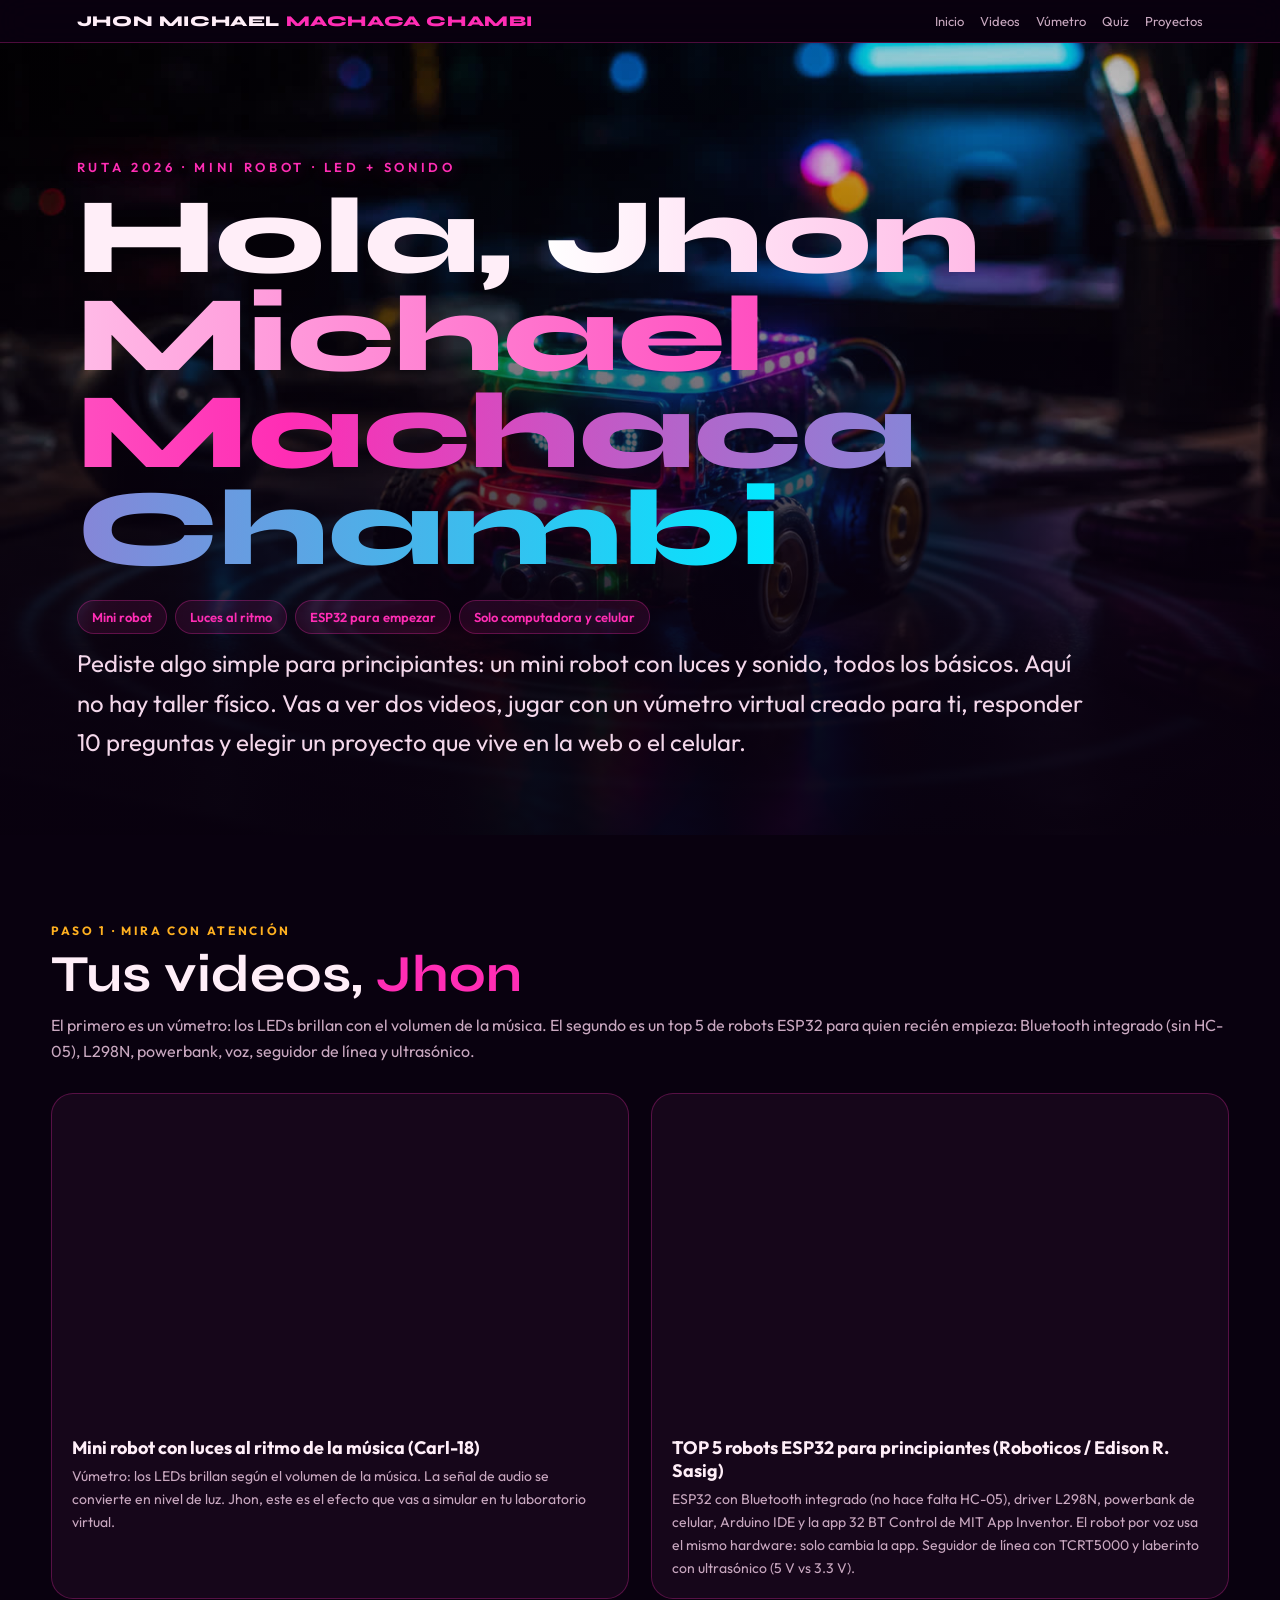
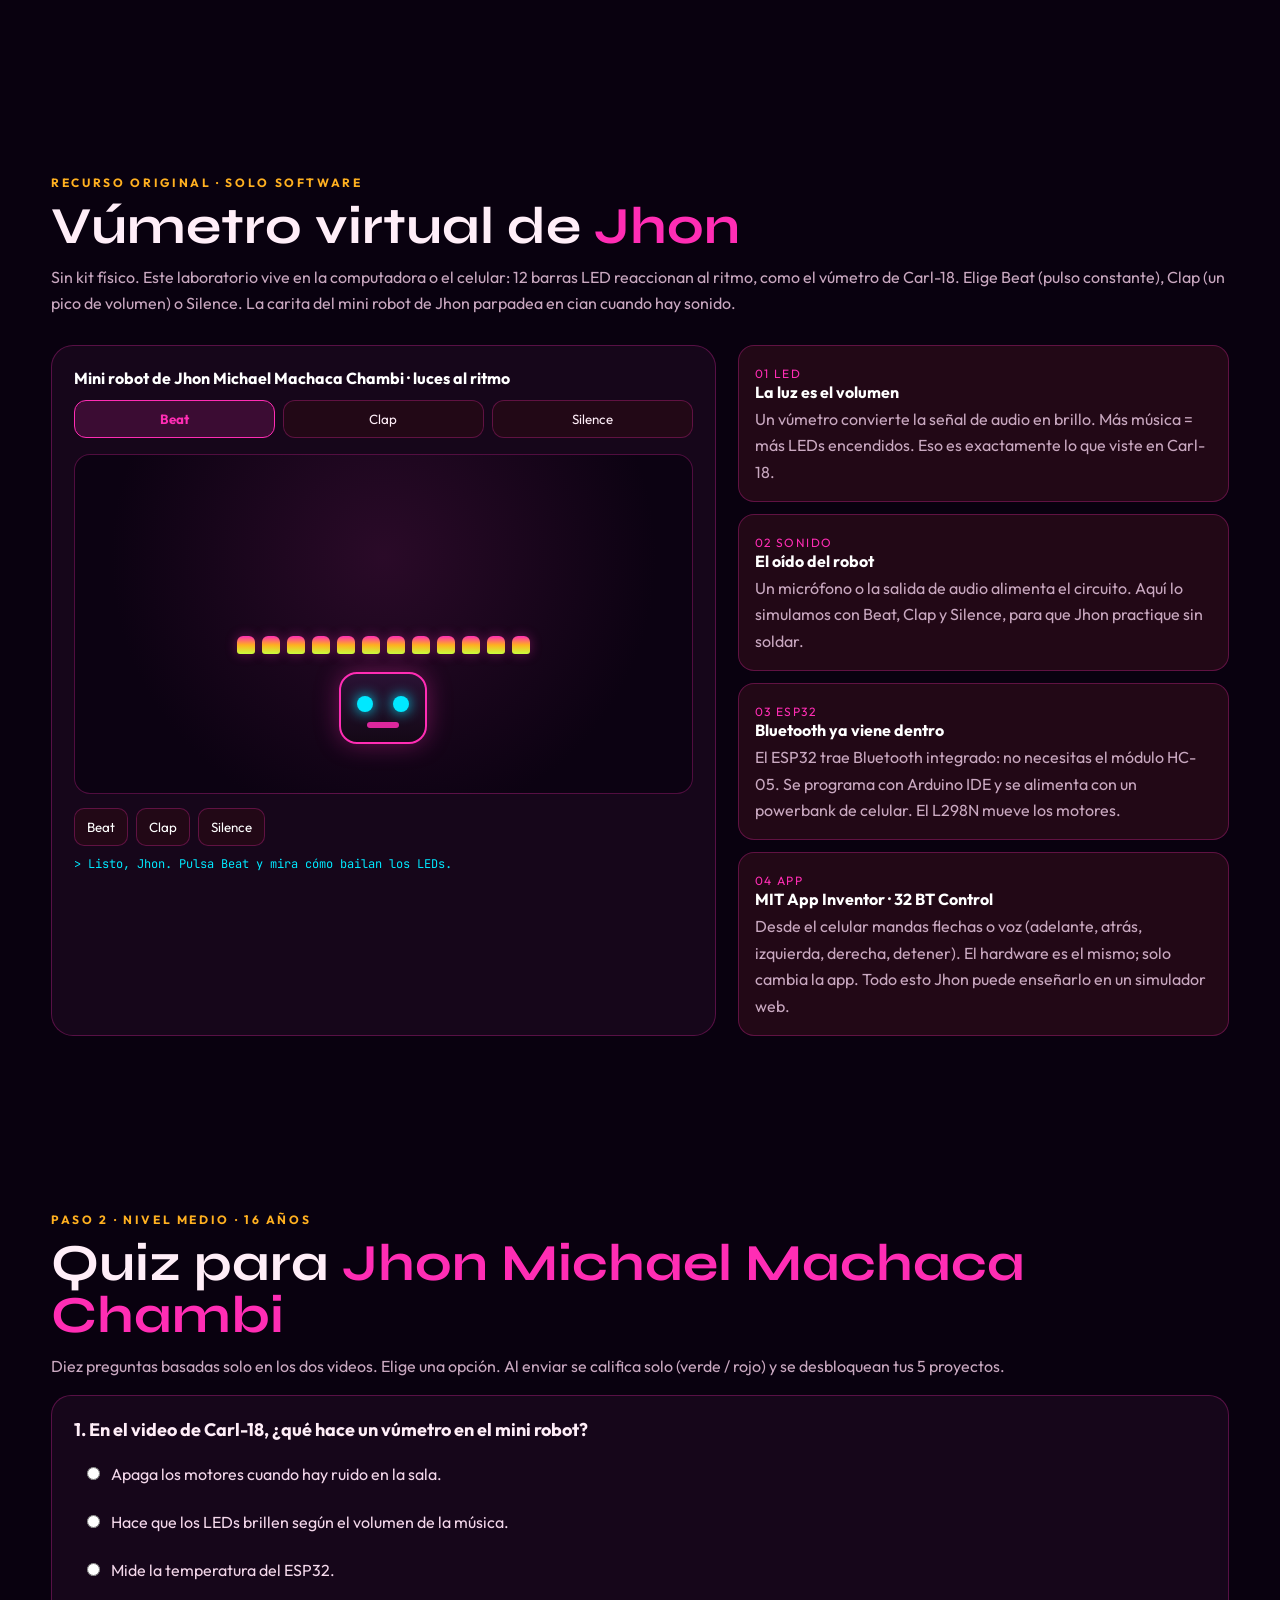
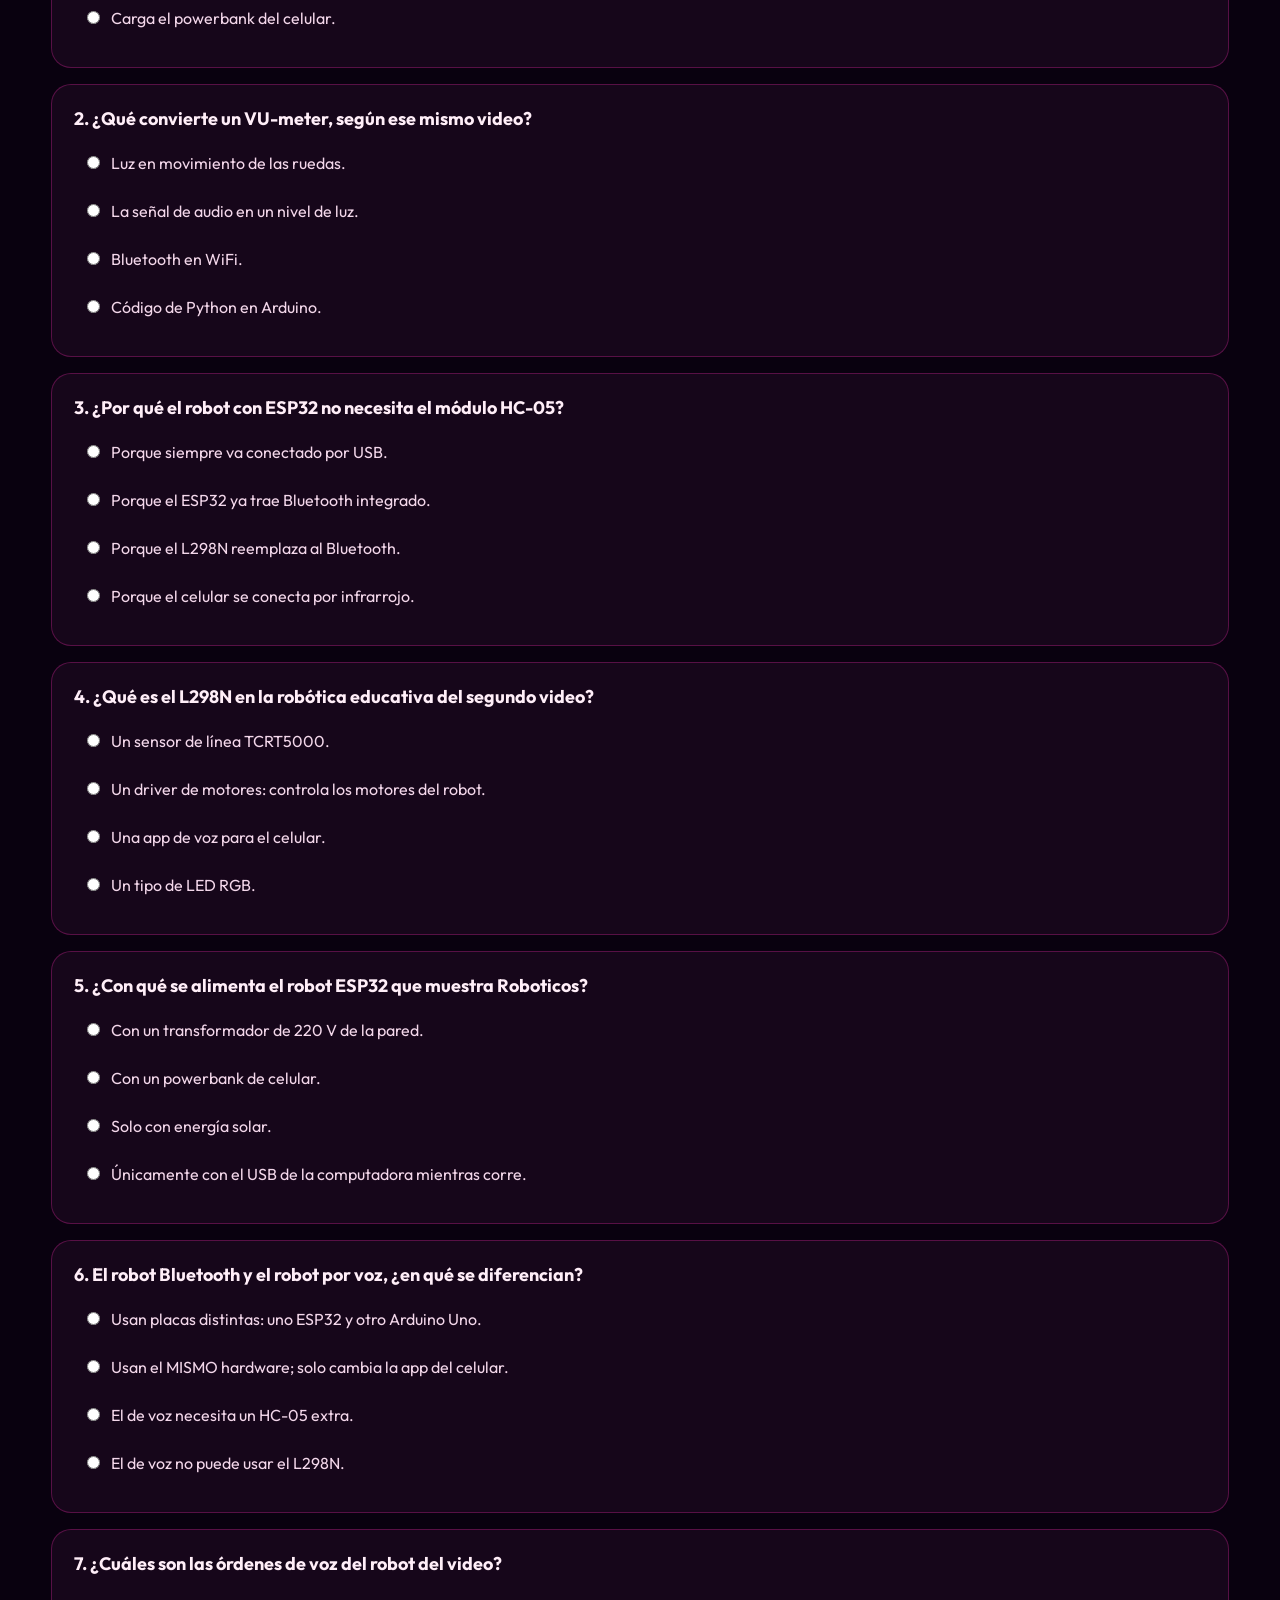
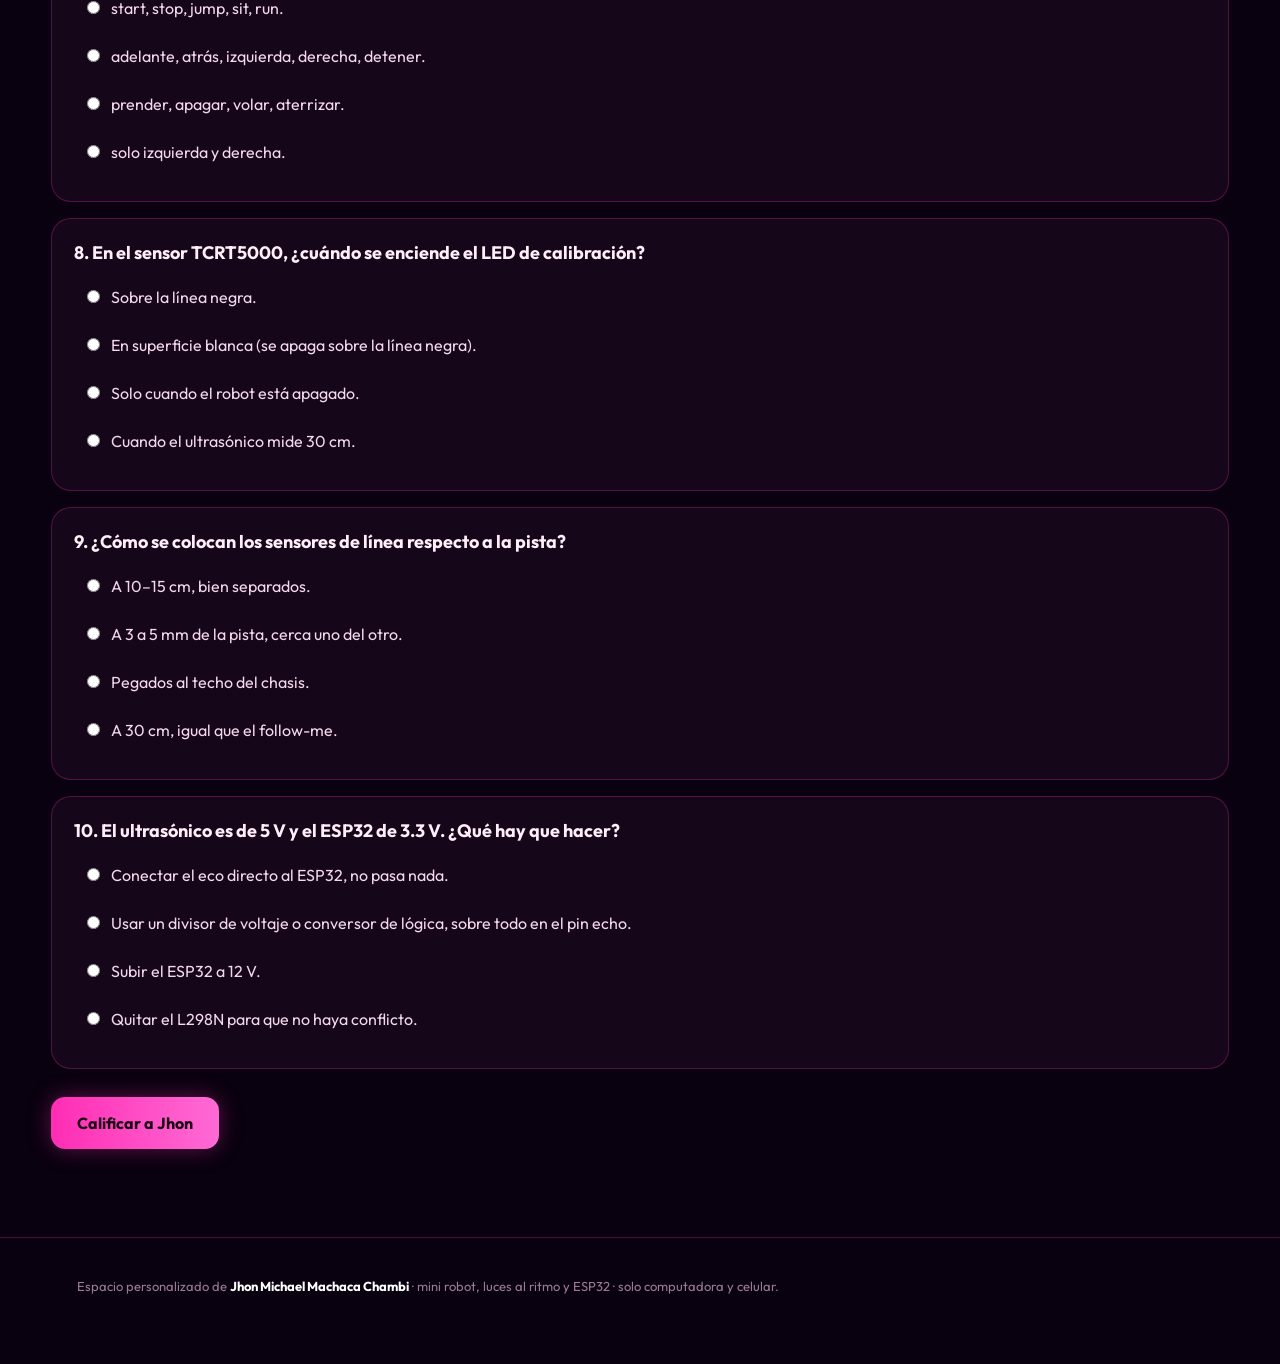
<file: index.html>
<!DOCTYPE html>
<html lang="es">
<head>
<meta charset="UTF-8" />
<meta name="viewport" content="width=device-width, initial-scale=1" />
<title>Jhon Michael Machaca Chambi · Mini robot LED</title>
<link rel="preconnect" href="https://fonts.googleapis.com" />
<link rel="preconnect" href="https://fonts.gstatic.com" crossorigin />
<link href="https://fonts.googleapis.com/css2?family=Syne:wght@700;800&family=Outfit:wght@300;400;500;600;700&family=JetBrains+Mono:wght@400;600&display=swap" rel="stylesheet" />
<style>
:root{
  --bg:#09010f; --card:#16061a; --line:rgba(255,45,180,.28);
  --mag:#ff2db4; --cyan:#00e8ff; --amber:#ffb020; --lime:#c8ff3d;
  --txt:#ffeef8; --muted:#c9a8c0; --ok:#32f08c; --bad:#ff4d6d;
  --pur:#1a0520;
}
*{box-sizing:border-box;margin:0;padding:0}
html,body{background:var(--bg);color:var(--txt);font-family:Outfit,system-ui,sans-serif;min-height:100%}
body{overflow-x:hidden}
img{max-width:100%;display:block}
button,input{font-family:inherit}
a{color:var(--cyan)}

#gate{position:fixed;inset:0;z-index:80;display:grid;place-items:center;
  background:#09010f url("img/hero.jpg") center/cover no-repeat;}
#gate::before{content:"";position:absolute;inset:0;background:
  linear-gradient(180deg,rgba(9,1,15,.5),rgba(18,2,28,.94) 72%)}
.gate-box{position:relative;z-index:1;text-align:center;padding:32px 28px;max-width:980px;width:92%}
.kicker{letter-spacing:.28em;text-transform:uppercase;color:var(--mag);font-size:13px;font-weight:600;margin-bottom:14px;
  text-shadow:0 0 18px rgba(255,45,180,.45)}
.mega{font-family:Syne,sans-serif;font-weight:800;line-height:.9;font-size:clamp(40px,8.4vw,96px);
  background:linear-gradient(180deg,#fff 12%,var(--mag) 70%,var(--cyan));
  -webkit-background-clip:text;background-clip:text;color:transparent;
  filter:drop-shadow(0 0 28px rgba(255,45,180,.35))}
.sub{margin:18px auto 28px;color:var(--muted);font-size:18px;max-width:560px}
.login-row{display:flex;gap:10px;justify-content:center;flex-wrap:wrap}
.login-row input{background:rgba(22,6,26,.86);border:1px solid var(--line);color:#fff;font-size:22px;
  letter-spacing:.4em;text-align:center;padding:16px 18px;border-radius:14px;width:220px;outline:none}
.login-row input:focus{border-color:var(--mag);box-shadow:0 0 0 4px rgba(255,45,180,.22)}
.btn{background:linear-gradient(90deg,var(--mag),#ff6ad5);color:#1a0414;border:0;font-weight:700;
  padding:16px 26px;border-radius:14px;cursor:pointer;font-size:16px;box-shadow:0 0 22px rgba(255,45,180,.35)}
.btn:hover{filter:brightness(1.08)}
.btn.ghost{background:transparent;color:var(--mag);border:1px solid var(--line);box-shadow:none}
.err{color:var(--bad);min-height:22px;margin-top:12px;font-weight:600}
.hint{margin-top:18px;color:#9a7a94;font-size:13px}

#app{display:block}
.top{position:sticky;top:0;z-index:20;backdrop-filter:blur(16px);
  background:rgba(9,1,15,.78);border-bottom:1px solid var(--line);
  display:flex;align-items:center;justify-content:space-between;padding:12px 6vw;gap:12px}
.brand{font-family:Syne,sans-serif;font-weight:800;font-size:15px;letter-spacing:.04em}
.brand span{color:var(--mag)}
nav{display:flex;gap:16px;flex-wrap:wrap;font-size:13px}
nav a{color:var(--muted);text-decoration:none}
nav a:hover{color:var(--cyan)}
.wrap{width:min(1180px,92vw);margin:0 auto}

.hero{position:relative;min-height:88vh;display:grid;align-items:end;
  background:#09010f url("img/hero.jpg") center/cover no-repeat}
.hero::after{content:"";position:absolute;inset:0;background:
  linear-gradient(180deg,rgba(9,1,15,.18) 8%,rgba(9,1,15,.94) 80%)}
.hero-inner{position:relative;z-index:1;padding:8vh 6vw 8vh}
.hero h1{font-family:Syne,sans-serif;font-weight:800;font-size:clamp(42px,9vw,108px);line-height:.9;max-width:18ch}
.hero h1 em{font-style:normal;background:linear-gradient(90deg,#fff,var(--mag),var(--cyan));
  -webkit-background-clip:text;background-clip:text;color:transparent}
.chips{display:flex;gap:8px;flex-wrap:wrap;margin:22px 0 10px}
.chip{border:1px solid var(--line);background:rgba(255,45,180,.1);color:var(--mag);
  padding:8px 14px;border-radius:999px;font-size:13px;font-weight:600}
.lead{font-size:clamp(18px,2.2vw,24px);color:#f3d7ea;max-width:64ch;margin-top:10px}

section{padding:88px 0}
h2{font-family:Syne,sans-serif;font-size:clamp(28px,5vw,52px);line-height:1;margin-bottom:12px}
h2 b{color:var(--mag)}
.sec-k{color:var(--amber);letter-spacing:.22em;text-transform:uppercase;font-size:12px;font-weight:700;margin-bottom:10px}
p{color:var(--muted);line-height:1.65}

.videos{display:grid;grid-template-columns:1fr 1fr;gap:22px;margin-top:28px}
@media (max-width:860px){.videos{grid-template-columns:1fr}}
.vcard{background:var(--card);border:1px solid var(--line);border-radius:22px;overflow:hidden}
.vcard iframe{width:100%;aspect-ratio:16/9;border:0;display:block}
.vcard .meta{padding:18px 20px}
.vcard h3{font-size:18px;margin-bottom:6px}
.vcard p{font-size:14px}

.lab{display:grid;grid-template-columns:1.15fr .85fr;gap:22px;margin-top:28px}
@media (max-width:900px){.lab{grid-template-columns:1fr}}
.panel{background:var(--card);border:1px solid var(--line);border-radius:22px;padding:22px}
.modes{display:flex;gap:8px;margin:12px 0 16px}
.modes button{flex:1;padding:10px;border-radius:12px;border:1px solid var(--line);background:#220816;color:var(--txt);cursor:pointer}
.modes button.on{background:rgba(255,45,180,.16);border-color:var(--mag);color:var(--mag);font-weight:700}
.arena{position:relative;height:340px;border-radius:16px;background:
  radial-gradient(circle at 50% 30%,#2a0a28,#0c0212 70%);border:1px solid var(--line);overflow:hidden;
  display:flex;flex-direction:column;align-items:center;justify-content:center;gap:18px;padding:16px}
.vu{display:flex;align-items:flex-end;gap:7px;height:150px}
.bar{width:18px;border-radius:6px 6px 3px 3px;background:linear-gradient(180deg,var(--mag),var(--amber),var(--lime));
  box-shadow:0 0 12px rgba(255,45,180,.35);height:12%;transition:height .08s linear}
.face{width:88px;height:72px;border-radius:18px;background:linear-gradient(180deg,#2a1234,#140816);
  border:2px solid var(--mag);position:relative;box-shadow:0 0 24px rgba(255,45,180,.35)}
.eye{position:absolute;top:22px;width:16px;height:16px;border-radius:50%;background:var(--cyan);
  box-shadow:0 0 14px var(--cyan)}
.eye.l{left:16px}.eye.r{right:16px}
.mouth{position:absolute;bottom:14px;left:26px;right:26px;height:6px;border-radius:6px;background:var(--mag);opacity:.85}
.face.pulse .eye{animation:blink 0.6s ease-in-out infinite}
@keyframes blink{0%,100%{transform:scale(1);opacity:1}50%{transform:scale(1.35);opacity:.7}}
.cmds{display:flex;gap:8px;flex-wrap:wrap;margin-top:14px}
.cmds button{background:#220816;border:1px solid var(--line);color:#fff;padding:10px 12px;border-radius:10px;cursor:pointer}
.log{font-family:"JetBrains Mono",monospace;font-size:12px;color:var(--cyan);min-height:44px;margin-top:10px}
.pillars{display:grid;gap:12px}
.pillar{padding:16px;border-radius:16px;background:#220816;border:1px solid var(--line)}
.pillar strong{display:block;color:#fff;font-size:16px;margin-bottom:4px}
.pillar span{color:var(--mag);font-size:12px;letter-spacing:.12em;text-transform:uppercase}

.q{background:var(--card);border:1px solid var(--line);border-radius:20px;padding:22px;margin:16px 0}
.q h3{font-size:18px;margin-bottom:12px}
.opts label{display:block;padding:10px 12px;border-radius:12px;border:1px solid transparent;margin:6px 0;cursor:pointer;color:#f3d7ea}
.opts label:hover{background:#220816}
.opts input{margin-right:8px}
.q.ok{border-color:var(--ok)}
.q.bad{border-color:var(--bad)}
.scorebox{display:none;margin-top:24px;padding:28px;border-radius:24px;
  background:linear-gradient(180deg,#220816,#16061a);border:1px solid var(--mag);text-align:center}
.scorebox .big{font-family:Syne,sans-serif;font-size:clamp(48px,10vw,96px);color:var(--mag)}

#proyectos{display:none}
.grid5{display:grid;grid-template-columns:repeat(auto-fit,minmax(280px,1fr));gap:20px;margin-top:28px}
.pcard{background:var(--card);border:1px solid var(--line);border-radius:22px;overflow:hidden;display:flex;flex-direction:column}
.pcard img{width:100%;height:180px;object-fit:cover}
.pcard .body{padding:18px 18px 20px;flex:1;display:flex;flex-direction:column}
.pcard h3{font-size:20px;margin:6px 0 8px}
.pcard p{font-size:14px;flex:1}
.pick{margin-top:14px}
.picked{outline:2px solid var(--mag);box-shadow:0 0 0 6px rgba(255,45,180,.16)}
#eleccion{display:none;margin-top:28px;padding:28px;border-radius:22px;border:1px solid var(--amber);background:#1a1208}
footer{padding:40px 6vw 70px;color:#9a7a94;font-size:13px;border-top:1px solid var(--line)}
</style>
</head>
<body>

<div id="app">
  <div class="top">
    <div class="brand">JHON MICHAEL <span>MACHACA CHAMBI</span></div>
    <nav>
      <a href="#inicio">Inicio</a>
      <a href="#videos">Videos</a>
      <a href="#recurso">Vúmetro</a>
      <a href="#quiz">Quiz</a>
      <a href="#proyectos">Proyectos</a>
    </nav>
  </div>

  <header class="hero" id="inicio">
    <div class="hero-inner">
      <div class="kicker">Ruta 2026 · Mini robot · LED + sonido</div>
      <h1>Hola, <em>Jhon Michael Machaca Chambi</em></h1>
      <div class="chips">
        <span class="chip">Mini robot</span>
        <span class="chip">Luces al ritmo</span>
        <span class="chip">ESP32 para empezar</span>
        <span class="chip">Solo computadora y celular</span>
      </div>
      <p class="lead">Pediste algo simple para principiantes: un mini robot con luces y sonido, todos los básicos. Aquí no hay taller físico. Vas a ver dos videos, jugar con un vúmetro virtual creado para ti, responder 10 preguntas y elegir un proyecto que vive en la web o el celular.</p>
    </div>
  </header>

  <section id="videos">
    <div class="wrap">
      <div class="sec-k">Paso 1 · Mira con atención</div>
      <h2>Tus videos, <b>Jhon</b></h2>
      <p>El primero es un vúmetro: los LEDs brillan con el volumen de la música. El segundo es un top 5 de robots ESP32 para quien recién empieza: Bluetooth integrado (sin HC-05), L298N, powerbank, voz, seguidor de línea y ultrasónico.</p>
      <div class="videos">
        <article class="vcard">
          <iframe src="https://www.youtube.com/embed/ltYu5JxbucE" title="Mini robot con luces al ritmo de la música (Carl-18)" allow="accelerometer; autoplay; clipboard-write; encrypted-media; gyroscope; picture-in-picture; web-share" allowfullscreen></iframe>
          <div class="meta">
            <h3>Mini robot con luces al ritmo de la música (Carl-18)</h3>
            <p>Vúmetro: los LEDs brillan según el volumen de la música. La señal de audio se convierte en nivel de luz. Jhon, este es el efecto que vas a simular en tu laboratorio virtual.</p>
          </div>
        </article>
        <article class="vcard">
          <iframe src="https://www.youtube.com/embed/zw5Iul2Xeo0" title="TOP 5 robots ESP32 para principiantes (Roboticos / Edison R. Sasig)" allow="accelerometer; autoplay; clipboard-write; encrypted-media; gyroscope; picture-in-picture; web-share" allowfullscreen></iframe>
          <div class="meta">
            <h3>TOP 5 robots ESP32 para principiantes (Roboticos / Edison R. Sasig)</h3>
            <p>ESP32 con Bluetooth integrado (no hace falta HC-05), driver L298N, powerbank de celular, Arduino IDE y la app 32 BT Control de MIT App Inventor. El robot por voz usa el mismo hardware: solo cambia la app. Seguidor de línea con TCRT5000 y laberinto con ultrasónico (5 V vs 3.3 V).</p>
          </div>
        </article>
      </div>
    </div>
  </section>

  <section id="recurso">
    <div class="wrap">
      <div class="sec-k">Recurso original · solo software</div>
      <h2>Vúmetro virtual de <b>Jhon</b></h2>
      <p>Sin kit físico. Este laboratorio vive en la computadora o el celular: 12 barras LED reaccionan al ritmo, como el vúmetro de Carl-18. Elige Beat (pulso constante), Clap (un pico de volumen) o Silence. La carita del mini robot de Jhon parpadea en cian cuando hay sonido.</p>
      <div class="lab">
        <div class="panel">
          <strong style="color:#fff">Mini robot de Jhon Michael Machaca Chambi · luces al ritmo</strong>
          <div class="modes">
            <button class="on" id="mBeat">Beat</button>
            <button id="mClap">Clap</button>
            <button id="mSilence">Silence</button>
          </div>
          <div class="arena" id="arena">
            <div class="vu" id="vu"></div>
            <div class="face" id="face">
              <div class="eye l"></div>
              <div class="eye r"></div>
              <div class="mouth"></div>
            </div>
          </div>
          <div class="cmds">
            <button onclick="setMode('beat')">Beat</button>
            <button onclick="setMode('clap')">Clap</button>
            <button onclick="setMode('silence')">Silence</button>
          </div>
          <div class="log" id="log">&gt; Listo, Jhon. Pulsa Beat y mira cómo bailan los LEDs.</div>
        </div>
        <div class="pillars">
          <div class="pillar"><span>01 LED</span><strong>La luz es el volumen</strong><p>Un vúmetro convierte la señal de audio en brillo. Más música = más LEDs encendidos. Eso es exactamente lo que viste en Carl-18.</p></div>
          <div class="pillar"><span>02 Sonido</span><strong>El oído del robot</strong><p>Un micrófono o la salida de audio alimenta el circuito. Aquí lo simulamos con Beat, Clap y Silence, para que Jhon practique sin soldar.</p></div>
          <div class="pillar"><span>03 ESP32</span><strong>Bluetooth ya viene dentro</strong><p>El ESP32 trae Bluetooth integrado: no necesitas el módulo HC-05. Se programa con Arduino IDE y se alimenta con un powerbank de celular. El L298N mueve los motores.</p></div>
          <div class="pillar"><span>04 App</span><strong>MIT App Inventor · 32 BT Control</strong><p>Desde el celular mandas flechas o voz (adelante, atrás, izquierda, derecha, detener). El hardware es el mismo; solo cambia la app. Todo esto Jhon puede enseñarlo en un simulador web.</p></div>
        </div>
      </div>
    </div>
  </section>

  <section id="quiz">
    <div class="wrap">
      <div class="sec-k">Paso 2 · Nivel medio · 16 años</div>
      <h2>Quiz para <b>Jhon Michael Machaca Chambi</b></h2>
      <p>Diez preguntas basadas solo en los dos videos. Elige una opción. Al enviar se califica solo (verde / rojo) y se desbloquean tus 5 proyectos.</p>
      <form id="quizForm"></form>
      <button class="btn" id="gradeBtn" style="margin-top:12px">Calificar a Jhon</button>
      <div class="scorebox" id="scorebox"></div>
    </div>
  </section>

  <section id="proyectos">
    <div class="wrap">
      <div class="sec-k">Paso 3 · Elige tu camino</div>
      <h2>Cinco proyectos de <b>Jhon</b></h2>
      <p>Todo se hace con computadora o celular. Nada de robot físico ni taller. Cada uno lleva el nombre de Jhon Michael Machaca Chambi y puede volverse un ingreso o un impacto social. Elige uno.</p>
      <div class="grid5">
        <article class="pcard" data-p="LEDBeat Jhon">
          <img src="img/ledbeat.jpg" alt="LEDBeat Jhon, vúmetro web de música" />
          <div class="body">
            <span class="chip">Vúmetro web</span>
            <h3>LEDBeat Jhon</h3>
            <p>Jhon crea un vúmetro web y un robot virtual que reacciona a la música, como Carl-18 pero en el navegador. Freemium para colegios: versión gratis + plan de aula.</p>
            <button class="btn pick">Elegir este</button>
          </div>
        </article>
        <article class="pcard" data-p="Curso Mini Robot de Jhon">
          <img src="img/curso.jpg" alt="Curso Mini Robot de Jhon" />
          <div class="body">
            <span class="chip">Curso en línea</span>
            <h3>Curso Mini Robot de Jhon</h3>
            <p>Curso para principiantes: LED, buzzer, ESP32, Bluetooth integrado y control por voz. Licencias a colegios que no tienen taller físico. Se programa en Arduino IDE, como en el video.</p>
            <button class="btn pick">Elegir este</button>
          </div>
        </article>
        <article class="pcard" data-p="App Control Jhon">
          <img src="img/appbt.jpg" alt="App Control Jhon, flechas y micrófono" />
          <div class="body">
            <span class="chip">App de celular</span>
            <h3>App Control Jhon</h3>
            <p>App con flechas y micrófono que controla un robot VIRTUAL (adelante, atrás, izquierda, derecha, detener). Inspirada en 32 BT Control de MIT App Inventor. El hardware no cambia: solo la app.</p>
            <button class="btn pick">Elegir este</button>
          </div>
        </article>
        <article class="pcard" data-p="SensorLab Jhon">
          <img src="img/sensorlab.jpg" alt="SensorLab Jhon, simulador de sensores" />
          <div class="body">
            <span class="chip">Simulador de sensores</span>
            <h3>SensorLab Jhon</h3>
            <p>Simulador web de seguidor de línea (TCRT5000 a 3–5 mm, LED on = blanco / off = negro) y ultrasónico (5 V vs 3.3 V del ESP32, divisor en el pin echo). Talleres virtuales para escuelas rurales.</p>
            <button class="btn pick">Elegir este</button>
          </div>
        </article>
        <article class="pcard" data-p="RoboClase Jhon">
          <img src="img/roboclase.jpg" alt="RoboClase Jhon, plataforma para aulas sin kit" />
          <div class="body">
            <span class="chip">Plataforma social</span>
            <h3>RoboClase Jhon</h3>
            <p>Plataforma de lecciones y simuladores para aulas que no tienen kit. Gratis primero para la comunidad de Jhon Michael Machaca Chambi; después un plan municipal.</p>
            <button class="btn pick">Elegir este</button>
          </div>
        </article>
      </div>
      <div id="eleccion"></div>
    </div>
  </section>

  <footer>
    Espacio personalizado de <b style="color:#fff">Jhon Michael Machaca Chambi</b> · mini robot, luces al ritmo y ESP32 · solo computadora y celular.
  </footer>
</div>

<script>
const vu=document.getElementById("vu");
for(let i=0;i<12;i++){
  const b=document.createElement("div");
  b.className="bar";
  vu.appendChild(b);
}
const bars=[...vu.querySelectorAll(".bar")];
const face=document.getElementById("face");
const log=document.getElementById("log");
let mode="beat", t=0, clapUntil=0, raf=0;

function setMode(m){
  mode=m;
  document.getElementById("mBeat").classList.toggle("on", m==="beat");
  document.getElementById("mClap").classList.toggle("on", m==="clap");
  document.getElementById("mSilence").classList.toggle("on", m==="silence");
  if(m==="clap"){
    clapUntil=performance.now()+420;
    log.textContent="> Clap: pico de volumen. Los 12 LEDs de Jhon se encienden y bajan.";
  }else if(m==="beat"){
    log.textContent="> Beat: las barras bailan al ritmo. Como el vúmetro de Carl-18.";
  }else{
    log.textContent="> Silence: sin audio, los LEDs se apagan. El robot de Jhon descansa.";
  }
}
document.getElementById("mBeat").onclick=()=>setMode("beat");
document.getElementById("mClap").onclick=()=>setMode("clap");
document.getElementById("mSilence").onclick=()=>setMode("silence");

function tick(now){
  t=now/180;
  const clap=mode==="clap" && now<clapUntil;
  const silent=mode==="silence" || (mode==="clap" && now>=clapUntil);
  face.classList.toggle("pulse", !silent);
  bars.forEach((b,i)=>{
    let h;
    if(silent){
      h=8+Math.sin(t*0.4+i)*3;
    }else if(clap){
      const decay=Math.max(0,(clapUntil-now)/420);
      h=30+decay*70+Math.sin(t*8+i)*8;
    }else{
      const wave=0.55+0.45*Math.sin(t+i*0.55)+0.2*Math.sin(t*2.1+i);
      h=12+wave*78*(0.55+0.45*((i%4)/4));
    }
    b.style.height=Math.max(8,Math.min(100,h))+"%";
  });
  raf=requestAnimationFrame(tick);
}
function startVu(){
  if(!raf) raf=requestAnimationFrame(tick);
}

const Q=[
  {q:"En el video de Carl-18, ¿qué hace un vúmetro en el mini robot?",
   o:["Apaga los motores cuando hay ruido en la sala.","Hace que los LEDs brillen según el volumen de la música.","Mide la temperatura del ESP32.","Carga el powerbank del celular."],a:1},
  {q:"¿Qué convierte un VU-meter, según ese mismo video?",
   o:["Luz en movimiento de las ruedas.","La señal de audio en un nivel de luz.","Bluetooth en WiFi.","Código de Python en Arduino."],a:1},
  {q:"¿Por qué el robot con ESP32 no necesita el módulo HC-05?",
   o:["Porque siempre va conectado por USB.","Porque el ESP32 ya trae Bluetooth integrado.","Porque el L298N reemplaza al Bluetooth.","Porque el celular se conecta por infrarrojo."],a:1},
  {q:"¿Qué es el L298N en la robótica educativa del segundo video?",
   o:["Un sensor de línea TCRT5000.","Un driver de motores: controla los motores del robot.","Una app de voz para el celular.","Un tipo de LED RGB."],a:1},
  {q:"¿Con qué se alimenta el robot ESP32 que muestra Roboticos?",
   o:["Con un transformador de 220 V de la pared.","Con un powerbank de celular.","Solo con energía solar.","Únicamente con el USB de la computadora mientras corre."],a:1},
  {q:"El robot Bluetooth y el robot por voz, ¿en qué se diferencian?",
   o:["Usan placas distintas: uno ESP32 y otro Arduino Uno.","Usan el MISMO hardware; solo cambia la app del celular.","El de voz necesita un HC-05 extra.","El de voz no puede usar el L298N."],a:1},
  {q:"¿Cuáles son las órdenes de voz del robot del video?",
   o:["start, stop, jump, sit, run.","adelante, atrás, izquierda, derecha, detener.","prender, apagar, volar, aterrizar.","solo izquierda y derecha."],a:1},
  {q:"En el sensor TCRT5000, ¿cuándo se enciende el LED de calibración?",
   o:["Sobre la línea negra.","En superficie blanca (se apaga sobre la línea negra).","Solo cuando el robot está apagado.","Cuando el ultrasónico mide 30 cm."],a:1},
  {q:"¿Cómo se colocan los sensores de línea respecto a la pista?",
   o:["A 10–15 cm, bien separados.","A 3 a 5 mm de la pista, cerca uno del otro.","Pegados al techo del chasis.","A 30 cm, igual que el follow-me."],a:1},
  {q:"El ultrasónico es de 5 V y el ESP32 de 3.3 V. ¿Qué hay que hacer?",
   o:["Conectar el eco directo al ESP32, no pasa nada.","Usar un divisor de voltaje o conversor de lógica, sobre todo en el pin echo.","Subir el ESP32 a 12 V.","Quitar el L298N para que no haya conflicto."],a:1}
];
const form=document.getElementById("quizForm");
Q.forEach((item,i)=>{
  const d=document.createElement("div");d.className="q";d.id="q"+i;
  d.innerHTML=`<h3>${i+1}. ${item.q}</h3><div class="opts">${item.o.map((t,j)=>`<label><input type="radio" name="q${i}" value="${j}" /> ${t}</label>`).join("")}</div>`;
  form.appendChild(d);
});
document.getElementById("gradeBtn").onclick=()=>{
  let score=0, missing=0;
  Q.forEach((item,i)=>{
    const sel=form.querySelector(`input[name="q${i}"]:checked`);
    const box=document.getElementById("q"+i);
    box.classList.remove("ok","bad");
    if(!sel){missing++;box.classList.add("bad");return}
    if(+sel.value===item.a){score++;box.classList.add("ok")}
    else box.classList.add("bad");
  });
  if(missing){alert("Jhon, responde las "+missing+" que te faltan.");return}
  const pct=Math.round(score/10*100);
  let msg=pct>=80?"Excelente. Ya tienes base para elegir un proyecto de mini robot virtual.":pct>=60?"Bien. Revisa las que marcamos en rojo y vuelve a los videos si hace falta.":"Hay que volver a los videos. El vúmetro virtual te ayuda a ver LED + sonido.";
  const box=document.getElementById("scorebox");
  box.style.display="block";
  box.innerHTML=`<div class="kicker">Calificación de Jhon Michael Machaca Chambi</div>
    <div class="big">${score}/10</div>
    <p style="color:#fff;font-size:20px;margin:8px 0">${pct}% · ${msg}</p>
    <p>Las correctas quedan en verde y las otras en rojo. Abajo ya puedes elegir tu proyecto.</p>`;
  document.getElementById("proyectos").style.display="block";
  box.scrollIntoView({behavior:"smooth"});
};

document.querySelectorAll(".pcard .pick").forEach(btn=>{
  btn.onclick=()=>{
    document.querySelectorAll(".pcard").forEach(c=>c.classList.remove("picked"));
    const card=btn.closest(".pcard");
    card.classList.add("picked");
    const title=card.dataset.p;
    const el=document.getElementById("eleccion");
    el.style.display="block";
    el.innerHTML=`<div class="kicker">Proyecto elegido</div>
      <h3 style="font-family:Syne,sans-serif;font-size:32px;color:var(--amber);margin:8px 0">${title}</h3>
      <p style="color:#fff">Jhon Michael Machaca Chambi va a desarrollar este proyecto solo con computadora y celular. Sin taller físico ni kit. La meta: luces, sonido y ESP32 al alcance de cualquier aula.</p>`;
    el.scrollIntoView({behavior:"smooth"});
  };
});
</script>
</body>
</html>
</file>
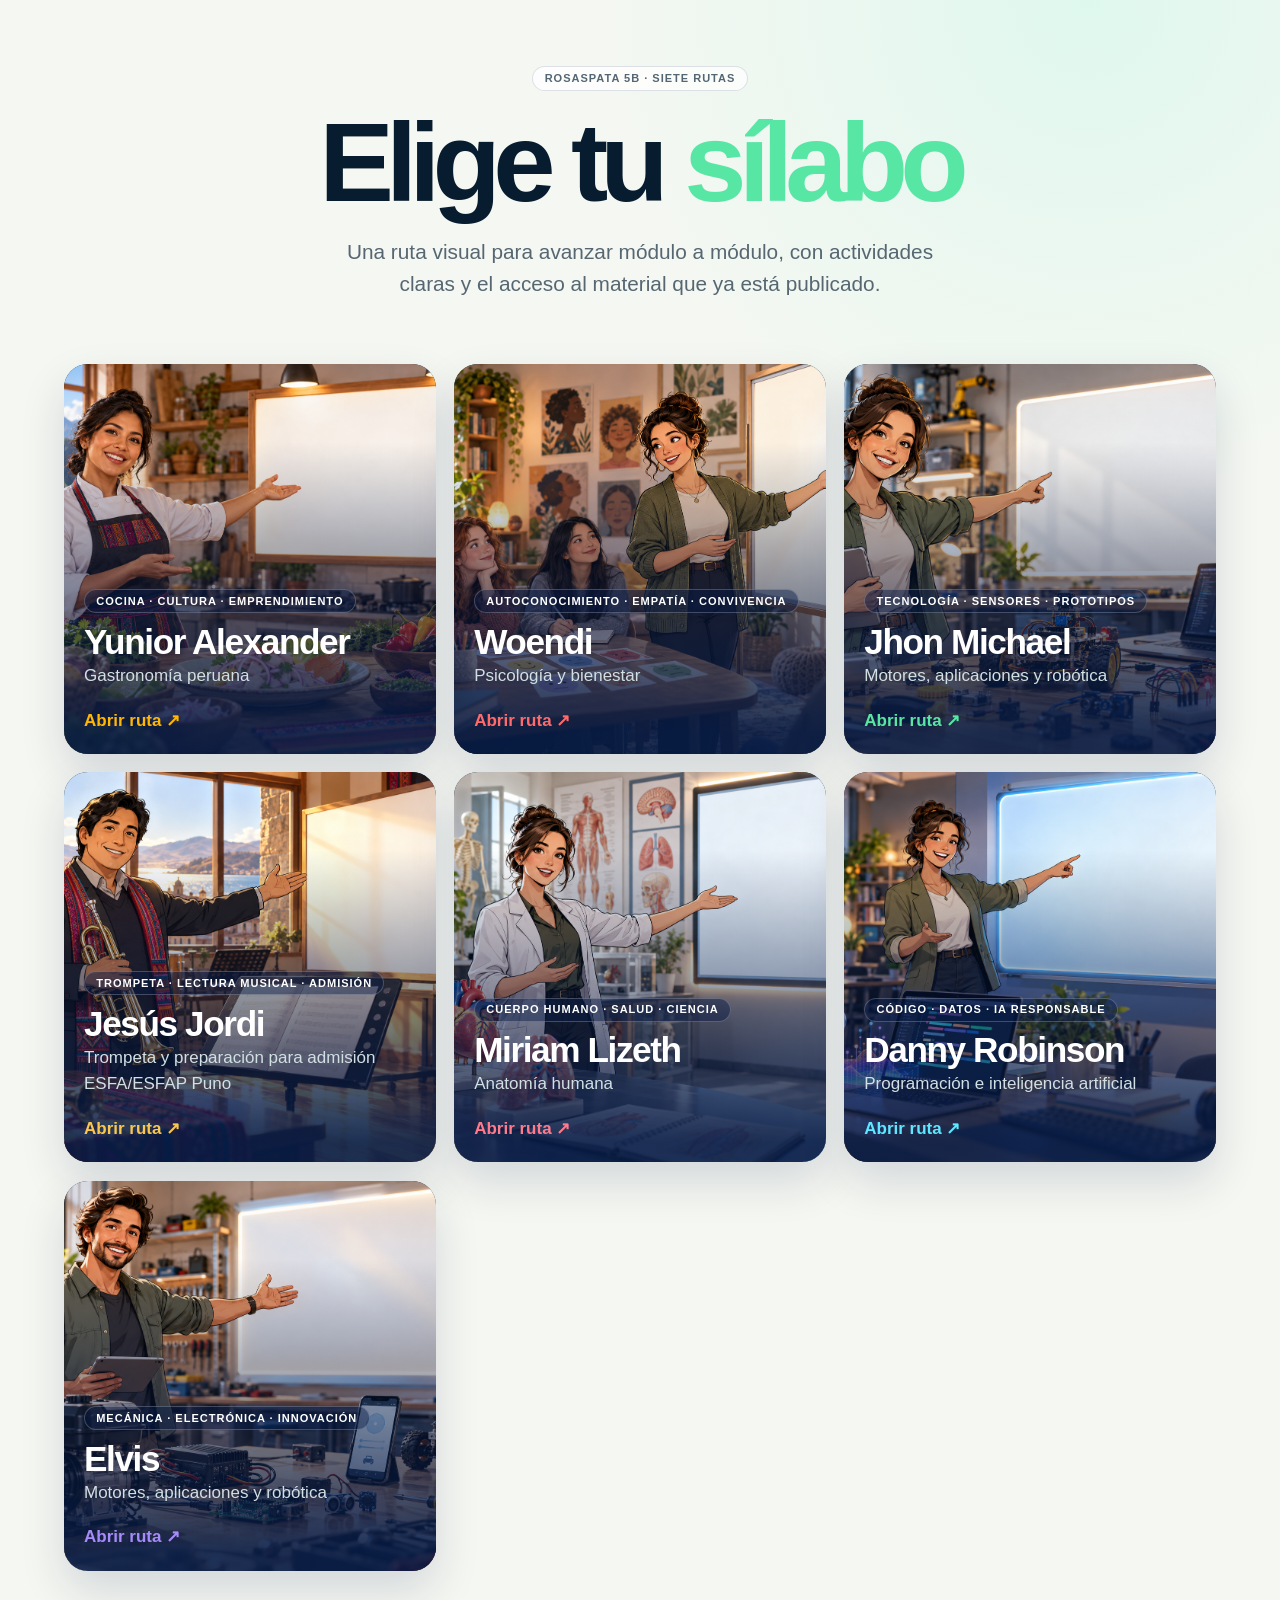
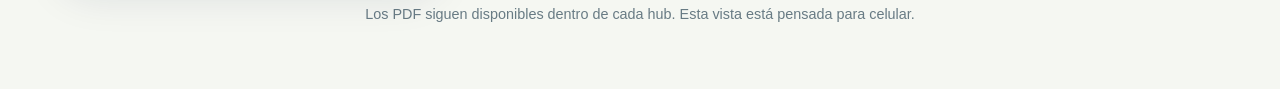
<file: silabos/index.html>
<!doctype html>
<html lang="es">
  <head>
    <meta charset="UTF-8" />
    <meta name="viewport" content="width=device-width, initial-scale=1" />
    <meta name="theme-color" content="#071c2e" />
    <meta name="description" content="Sílabos web móviles de Rosaspata 5B." />
    <title>Sílabos Rosaspata 5B</title>
    <link rel="stylesheet" href="./styles.css" />
  </head>
  <body>
    <div id="app"></div>
    <script src="./app.js" defer></script>
  </body>
</html>
</file>
<file: silabos/styles.css>
:root{--ink:#071c2e;--paper:#f5f7f2;--muted:#70808c;--line:#dbe4e5;--accent:#58e6a5}*{box-sizing:border-box}html{scroll-behavior:smooth}body{margin:0;background:radial-gradient(circle at 85% 0%,#dff8ee 0,transparent 31rem),var(--paper);color:var(--ink);font:17px/1.55 Arial,Helvetica,sans-serif}a{color:inherit;text-decoration:none}.shell{min-height:100vh;overflow:hidden}.directory{padding:clamp(2rem,5vw,5rem) clamp(1rem,5vw,5rem)}.intro{max-width:760px;margin:0 auto 4rem;text-align:center}.intro h1{font-size:clamp(3rem,9vw,7rem);line-height:.98;letter-spacing:-.07em;margin:1.1rem 0}.intro h1 span,.hero h1 span{color:var(--accent)}.intro p{max-width:620px;margin:auto;color:#566772;font-size:clamp(1.05rem,2vw,1.3rem)}.pill{display:inline-flex;align-items:center;width:fit-content;border-radius:999px;padding:.35rem .7rem;background:#ffffffb8;border:1px solid #071c4620;color:#536672;font-size:.69rem;line-height:1;font-weight:800;letter-spacing:.09em;text-transform:uppercase}.grid{width:min(1180px,100%);margin:auto;display:grid;grid-template-columns:repeat(3,1fr);gap:1.15rem}.card{min-height:390px;position:relative;display:flex;flex-direction:column;justify-content:flex-end;overflow:hidden;border-radius:1.5rem;background:#10283b;color:#fff;box-shadow:0 20px 45px #071c4624;isolation:isolate;transition:.2s}.card:hover{transform:translateY(-5px);box-shadow:0 28px 54px #071c4638}.card-image{position:absolute;inset:0;z-index:-2;background-size:cover;background-position:center}.card:after{content:"";position:absolute;inset:0;z-index:-1;background:linear-gradient(180deg,#071c4600 20%,#071c46e8 95%)}.card-body{padding:1.25rem}.card .pill{color:#fff;border-color:#ffffff38;background:#071c4675}.card h2{font-size:clamp(1.55rem,3vw,2.2rem);line-height:1;letter-spacing:-.04em;margin:.65rem 0 .25rem}.card p{margin:0 0 1.15rem;color:#d1e0e3}.text-link,.module-link{color:var(--accent);font-weight:800}.footer{max-width:1180px;margin:2rem auto 0;text-align:center;color:#687b84;font-size:.9rem}.topbar{width:min(1180px,calc(100% - 2rem));margin:auto;padding:1.15rem 0;display:flex;align-items:center;justify-content:space-between;gap:1rem}.brand{display:inline-flex;align-items:center;gap:.65rem;font-weight:900;letter-spacing:-.03em}.brand-mark{display:grid;place-items:center;width:2.1rem;height:2.1rem;border-radius:.7rem;background:var(--ink);color:var(--accent);font-size:.78rem}.hub-button,.quiet,.neon{display:inline-flex;align-items:center;justify-content:center;gap:.55rem;border-radius:999px;font-weight:800;transition:.2s}.hub-button{padding:.62rem .95rem;background:var(--ink);color:#fff;font-size:.82rem}.hub-button:hover,.quiet:hover,.neon:hover,.module-link:hover{transform:translateY(-2px);filter:brightness(1.06)}.hero{width:min(1180px,calc(100% - 2rem));min-height:min(710px,72vh);margin:auto auto 1.2rem;position:relative;display:flex;align-items:flex-end;overflow:hidden;border-radius:2rem;background:var(--ink);color:#fff;isolation:isolate}.hero-image{position:absolute;inset:0;z-index:-2;background-size:cover;background-position:center}.hero:after{content:"";position:absolute;inset:0;z-index:-1;background:linear-gradient(90deg,#071c46fa 0%,#071c46d1 32%,#071c4621 78%),linear-gradient(0deg,#071c46d1,transparent 58%)}.hero-copy{width:min(620px,100%);padding:clamp(1.5rem,5vw,4rem)}.hero .pill{color:#fff;border-color:color-mix(in srgb,var(--accent) 60%,#fff);background:color-mix(in srgb,var(--accent) 20%,transparent)}.hero h1{font-size:clamp(3.1rem,7vw,6.6rem);line-height:.9;letter-spacing:-.075em;margin:1rem 0 .8rem}.hero h2{font-size:clamp(1.3rem,2.7vw,2.2rem);line-height:1.1;margin:0 0 1rem;max-width:500px}.hero p{margin:0;max-width:560px;color:#d7e4e4;font-size:clamp(1.05rem,2vw,1.3rem)}.actions{display:flex;flex-wrap:wrap;gap:.7rem;margin-top:1.6rem}.neon{padding:.82rem 1.1rem;background:var(--accent);color:#071c2e;box-shadow:0 0 0 .2rem color-mix(in srgb,var(--accent) 18%,transparent),0 10px 24px color-mix(in srgb,var(--accent) 22%,transparent)}.quiet{padding:.76rem 1rem;border:1px solid #ffffff57;color:#fff;background:#ffffff14;font-size:.9rem}.strip{width:min(1180px,calc(100% - 2rem));margin:auto;display:grid;grid-template-columns:repeat(3,1fr);border:1px solid var(--line);border-radius:1rem;background:#ffffffb3}.strip>div{padding:1rem 1.3rem;border-right:1px solid var(--line)}.strip>div:last-child{border:0}.label{display:block;color:var(--muted);font-size:.66rem;font-weight:900;letter-spacing:.12em}.strip strong{display:block;margin-top:.2rem;font-size:1.05rem}.note{width:min(1180px,calc(100% - 2rem));margin:1.2rem auto 0;display:flex;gap:1rem;padding:1.1rem 1.2rem;border-radius:1rem;border:1px solid color-mix(in srgb,var(--accent) 45%,var(--line));background:color-mix(in srgb,var(--accent) 11%,#fff)}.note-icon{display:grid;place-items:center;flex:0 0 2rem;height:2rem;border-radius:50%;background:var(--accent);color:var(--ink);font-weight:900}.note strong{font-size:1rem}.note p{margin:.15rem 0 0;color:#546772}.infographic,.modules,.closing,.site-footer{width:min(980px,calc(100% - 2rem));margin-left:auto;margin-right:auto}.infographic{padding:clamp(3.5rem,7vw,6rem) 0 2rem}.kicker{color:#75858e;font-size:.7rem;font-weight:900;letter-spacing:.13em}.infographic h2,.modules h2,.closing h2{margin:.55rem 0 .25rem;font-size:clamp(2rem,5vw,3.7rem);letter-spacing:-.06em;line-height:1}.lead{margin:0;max-width:650px;color:#657780;font-size:1.03rem}.map{margin-top:2rem;padding:1.1rem;display:grid;grid-template-columns:repeat(4,1fr);gap:.55rem;border-radius:1.35rem;background:var(--ink);color:#fff}.step{min-height:130px;position:relative;padding:.55rem;display:flex;flex-direction:column;gap:.7rem}.icon{display:grid;place-items:center;width:3rem;height:3rem;border-radius:.9rem;background:color-mix(in srgb,var(--accent) 82%,#fff);color:var(--ink);font-size:1.55rem}.step strong,.step span{display:block}.step strong{font-size:1rem}.step span{color:#b7cbd0;font-size:.88rem;line-height:1.3}.arrow{position:absolute;top:1.4rem;right:-.25rem;color:var(--accent)!important;font-size:1.25rem!important}.modules{padding:4rem 0}.heading-row{display:flex;justify-content:space-between;align-items:end;gap:1rem}.count{border-color:color-mix(in srgb,var(--accent) 60%,var(--line));background:color-mix(in srgb,var(--accent) 25%,#fff);color:var(--ink)}.module-list{display:grid;gap:.8rem;margin-top:1.8rem}.module{position:relative;display:grid;grid-template-columns:72px 1fr;gap:1rem;padding:1.15rem;border:1px solid var(--line);border-radius:1.1rem;background:#ffffffcc}.module.published{border-color:color-mix(in srgb,var(--accent) 46%,var(--line));box-shadow:0 .35rem 0 color-mix(in srgb,var(--accent) 12%,transparent)}.module.next{opacity:.86}.number{display:grid;place-items:start center;padding-top:.15rem;color:color-mix(in srgb,var(--accent) 78%,var(--ink));font-size:2.2rem;font-weight:900;letter-spacing:-.08em}.module-top{display:flex;align-items:center;gap:.6rem;flex-wrap:wrap}.published-pill{border-color:color-mix(in srgb,var(--accent) 60%,var(--line));background:color-mix(in srgb,var(--accent) 28%,#fff);color:var(--ink)}.next-pill{background:#eef1ef}.module-label{color:#89979e;font-size:.68rem;font-weight:900;letter-spacing:.1em}.module h3{margin:.55rem 0 .25rem;font-size:clamp(1.2rem,2.4vw,1.65rem);line-height:1.12;letter-spacing:-.035em}.focus{margin:0;color:#526873}.details{display:grid;grid-template-columns:1fr 1fr;gap:1rem;margin-top:.9rem;padding-top:.85rem;border-top:1px solid var(--line)}.details span{color:#87969d;font-size:.68rem;font-weight:900;letter-spacing:.1em;text-transform:uppercase}.details p{margin:.15rem 0 0;color:#405762;font-size:.92rem;line-height:1.38}.module-link{display:inline-flex;gap:.45rem;margin-top:1rem;font-size:.93rem}.closing{display:flex;align-items:center;justify-content:space-between;gap:2rem;padding:clamp(1.4rem,4vw,2.5rem);border-radius:1.5rem;background:var(--ink);color:#fff}.closing h2{color:#fff;max-width:520px}.closing p{margin:.8rem 0 0;max-width:590px;color:#bfd0d3}.closing .kicker{color:var(--accent)}.site-footer{display:flex;justify-content:space-between;gap:1rem;padding:2rem 0 3rem;color:#76878e;font-size:.85rem}.site-footer a{color:var(--ink);font-weight:800}@media(max-width:850px){.grid{grid-template-columns:repeat(2,1fr)}.hero{min-height:670px}.hero:after{background:linear-gradient(0deg,#071c46f7 3%,#071c469e 64%,#071c461a 100%)}.hero-copy{width:100%}.map{grid-template-columns:repeat(2,1fr)}.arrow{display:none}}@media(max-width:600px){body{font-size:16px}.directory{padding:1.2rem .85rem 2rem}.intro{margin-bottom:2rem}.intro h1{font-size:clamp(3.25rem,17vw,5rem)}.grid{grid-template-columns:1fr;gap:.8rem}.card{min-height:300px}.topbar,.hero,.strip,.note,.infographic,.modules,.closing,.site-footer{width:calc(100% - 1.2rem)}.topbar{padding:.8rem 0}.brand span:last-child{font-size:.9rem}.hub-button{padding:.58rem .72rem;font-size:.73rem}.hero{min-height:650px;margin-bottom:.8rem;border-radius:1.25rem}.hero-copy{padding:1.25rem}.hero h1{font-size:clamp(3.2rem,16vw,5.2rem)}.hero h2{font-size:1.5rem}.hero p{font-size:1.02rem;line-height:1.45}.actions{align-items:stretch;flex-direction:column}.actions a{width:100%}.strip{grid-template-columns:1fr}.strip>div{border-right:0;border-bottom:1px solid var(--line);padding:.85rem 1rem}.infographic{padding-top:3.1rem}.map{grid-template-columns:1fr 1fr;padding:.75rem}.step{min-height:125px}.heading-row{align-items:start;flex-direction:column}.module{grid-template-columns:45px 1fr;gap:.55rem;padding:.9rem}.number{font-size:1.65rem}.details{grid-template-columns:1fr;gap:.65rem}.closing{align-items:stretch;flex-direction:column;gap:1.2rem}.closing .neon{width:100%}.site-footer{align-items:start;flex-direction:column;padding-bottom:2rem}}
</file>
